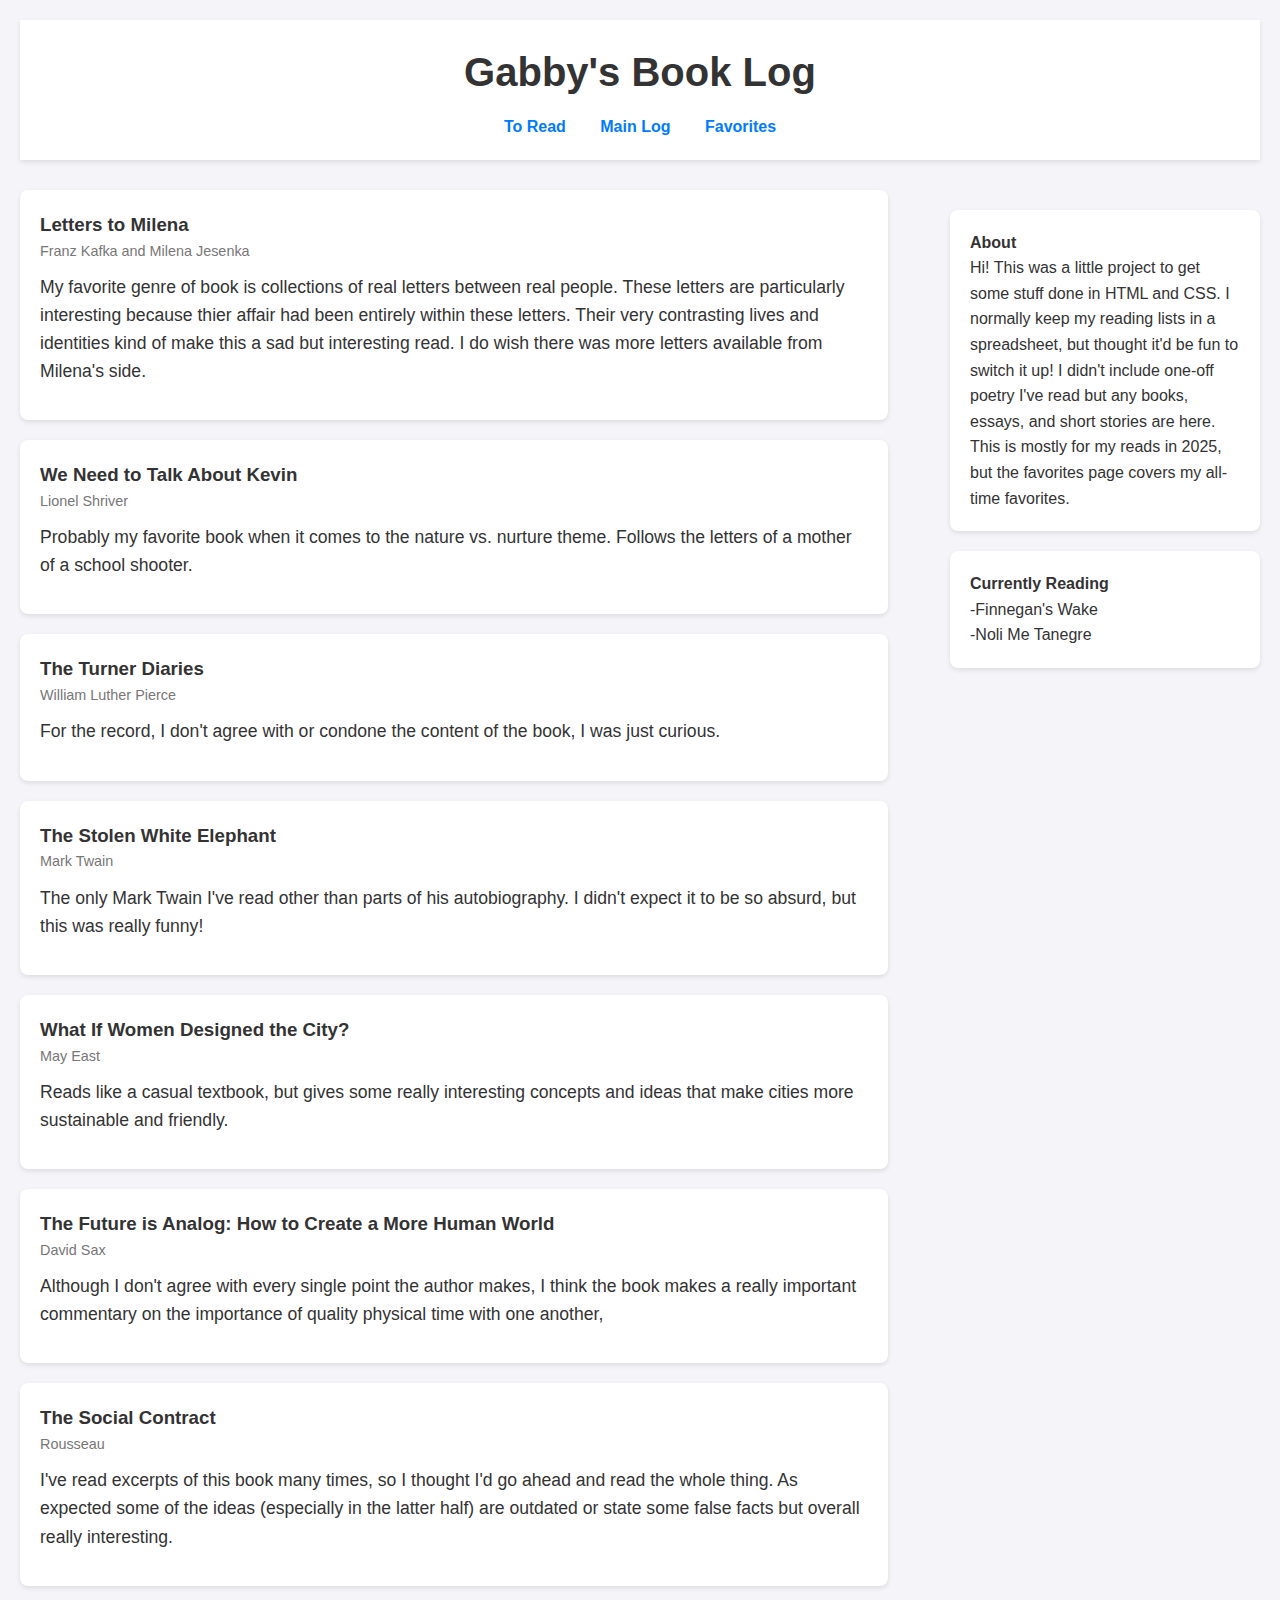
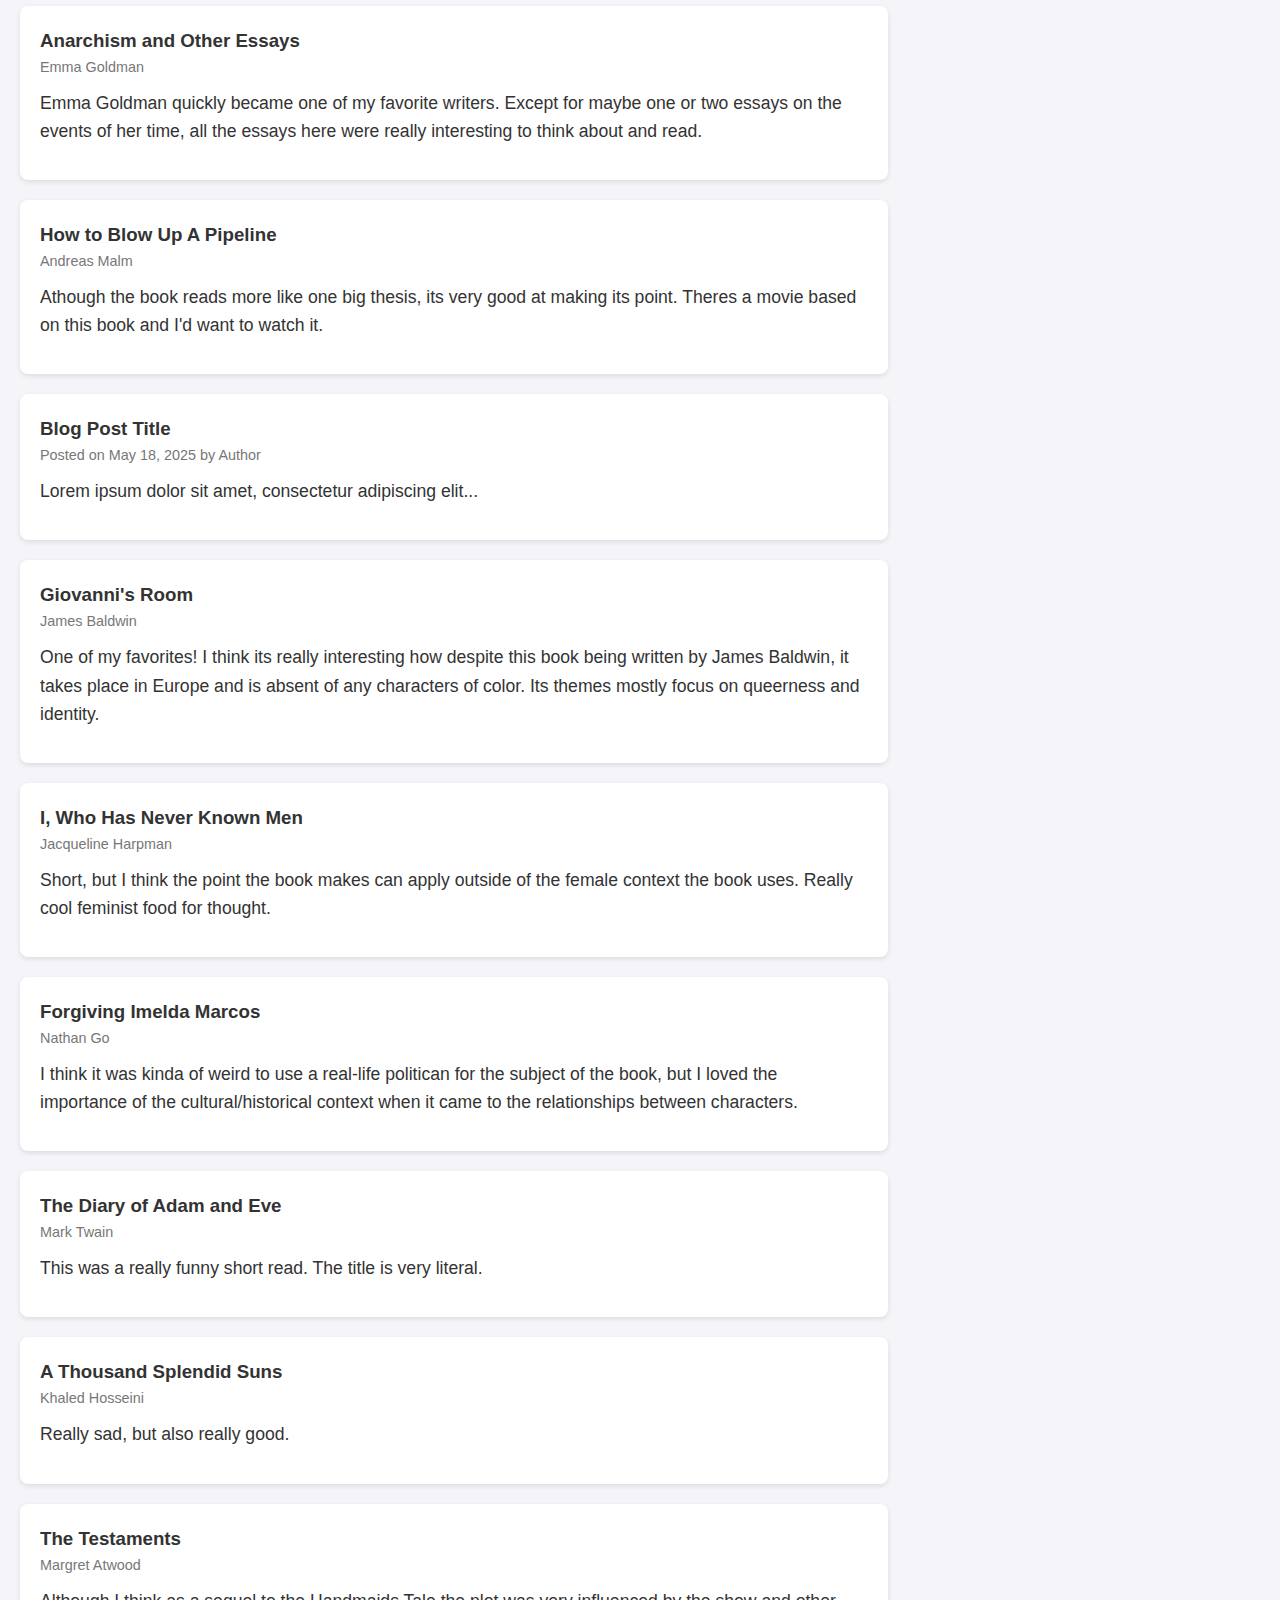
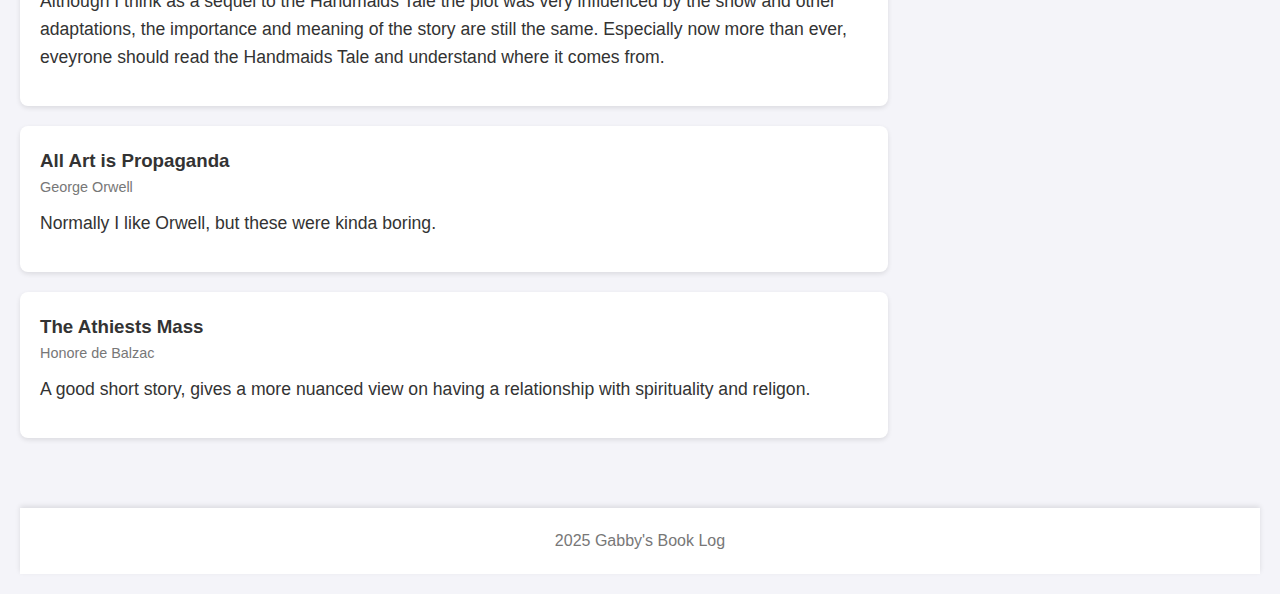
<file: index.html>
<!DOCTYPE html>
<html lang="en">
<head>
  <meta charset="UTF-8">
  <meta name="viewport" content="width=device-width, initial-scale=1.0">
  <meta name="description" content="Gabby's Book Log, 2025">
  <title>Gabby's Book Log</title>
  <link rel="stylesheet" href="styles.css">
</head>
<body>
  <header class="header">
    <h1>Gabby's Book Log</h1>
    <nav>
      <a href="list.html">To Read</a>
      <a href="index.html">Main Log</a>
      <a href="favorites.html">Favorites</a>
    </nav>
  </header>

  <main class="content">
    <section class="main-column">
        <!-- copy article for each book post-->

      <article class="post">
        <h3>Letters to Milena</h3>
        <p class="meta">Franz Kafka and Milena Jesenka</p>
        <p class="excerpt"> My favorite genre of book is collections of real letters between real people. These letters are particularly interesting because thier affair had been entirely within these letters. Their very contrasting lives and identities kind of make this a sad but interesting read. I do wish there was more letters available from Milena's side.</p>
      </article>
      
      <article class="post">
        <h3>We Need to Talk About Kevin</h3>
        <p class="meta">Lionel Shriver</p>
        <p class="excerpt"> Probably my favorite book when it comes to the nature vs. nurture theme. Follows the letters of a mother of a school shooter.</p>
      </article>

      <article class="post">
        <h3>The Turner Diaries</h3>
        <p class="meta">William Luther Pierce</p>
        <p class="excerpt"> For the record, I don't agree with or condone the content of the book, I was just curious.</p>
      </article>

      <article class="post">
        <h3>The Stolen White Elephant</h3>
        <p class="meta">Mark Twain</p>
        <p class="excerpt"> The only Mark Twain I've read other than parts of his autobiography. I didn't expect it to be so absurd, but this was really funny!</p>
      </article>

      <article class="post">
        <h3>What If Women Designed the City?</h3>
        <p class="meta">May East</p>
        <p class="excerpt"> Reads like a casual textbook, but gives some really interesting concepts and ideas that make cities more sustainable and friendly.</p>
      </article>
      
      <article class="post">
        <h3>The Future is Analog: How to Create a More Human World</h3>
        <p class="meta">David Sax</p>
        <p class="excerpt"> Although I don't agree with every single point the author makes, I think the book makes a really important commentary on the importance of quality physical time with one another,</p>
      </article>

      <article class="post">
        <h3>The Social Contract</h3>
        <p class="meta">Rousseau</p>
        <p class="excerpt">I've read excerpts of this book many times, so I thought I'd go ahead and read the whole thing. As expected some of the ideas (especially in the latter half) are outdated or state some false facts but overall really interesting. </p>
      </article>

      <article class="post">
        <h3>Anarchism and Other Essays</h3>
        <p class="meta">Emma Goldman</p>
        <p class="excerpt"> Emma Goldman quickly became one of my favorite writers. Except for maybe one or two essays on the events of her time, all the essays here were really interesting to think about and read.</p>
      </article>

      <article class="post">
        <h3>How to Blow Up A Pipeline</h3>
        <p class="meta">Andreas Malm</p>
        <p class="excerpt">Athough the book reads more like one big thesis, its very good at making its point. Theres a movie based on this book and I'd want to watch it.</p>
      </article>

      <article class="post">
        <h3>Blog Post Title</h3>
        <p class="meta">Posted on May 18, 2025 by Author</p>
        <p class="excerpt">Lorem ipsum dolor sit amet, consectetur adipiscing elit...</p>
      </article>   

      <article class="post">
        <h3>Giovanni's Room</h3>
        <p class="meta">James Baldwin</p>
        <p class="excerpt"> One of my favorites! I think its really interesting how despite this book being written by James Baldwin, it takes place in Europe and is absent of any characters of color. Its themes mostly focus on queerness and identity. </p>
      </article>  

      <article class="post">
        <h3>I, Who Has Never Known Men</h3>
        <p class="meta">Jacqueline Harpman</p>
        <p class="excerpt">Short, but I think the point the book makes can apply outside of the female context the book uses. Really cool feminist food for thought.</p>
      </article>  
      
      <article class="post">
        <h3>Forgiving Imelda Marcos</h3>
        <p class="meta">Nathan Go</p>
        <p class="excerpt">I think it was kinda of weird to use a real-life politican for the subject of the book, but I loved the importance of the cultural/historical context when it came to the relationships between characters.</p>
      </article>    

      <article class="post">
        <h3>The Diary of Adam and Eve</h3>
        <p class="meta">Mark Twain</p>
        <p class="excerpt">This was a really funny short read. The title is very literal.</p>
      </article>
      
      <article class="post">
        <h3>A Thousand Splendid Suns</h3>
        <p class="meta">Khaled Hosseini</p>
        <p class="excerpt">Really sad, but also really good.</p>
      </article>  

      <article class="post">
        <h3>The Testaments</h3>
        <p class="meta">Margret Atwood</p>
        <p class="excerpt">Although I think as a sequel to the Handmaids Tale the plot was very influenced by the show and other adaptations, the importance and meaning of the story are still the same. Especially now more than ever, eveyrone should read the Handmaids Tale and understand where it comes from.</p>
      </article> 

      <article class="post">
        <h3>All Art is Propaganda</h3>
        <p class="meta">George Orwell</p>
        <p class="excerpt">Normally I like Orwell, but these were kinda boring.</p>
      </article>  

      <article class="post">
        <h3>The Athiests Mass</h3>
        <p class="meta">Honore de Balzac</p>
        <p class="excerpt">A good short story, gives a more nuanced view on having a relationship with spirituality and religon.</p>
      </article>  

    </section>

    <aside class="sidebar">
        
      <section class="widget">
        <h4>About</h4>
        <p>Hi! This was a little project to get some stuff done in HTML and CSS. I normally keep my reading lists in a spreadsheet, but thought it'd be fun to switch it up! I didn't include one-off poetry I've read but any books, essays, and short stories are here. This is mostly for my reads in 2025, but the favorites page covers my all-time favorites.</p>
      </section>

      <section class="widget">
        <h4>Currently Reading</h4>
        <p> -Finnegan's Wake </p>
        <p> -Noli Me Tanegre</p>
      </section>
    </aside>
  </main>

  <footer class="footer">
    <p> 2025 Gabby's Book Log</p>
  </footer>
</body>
</html>
</file>
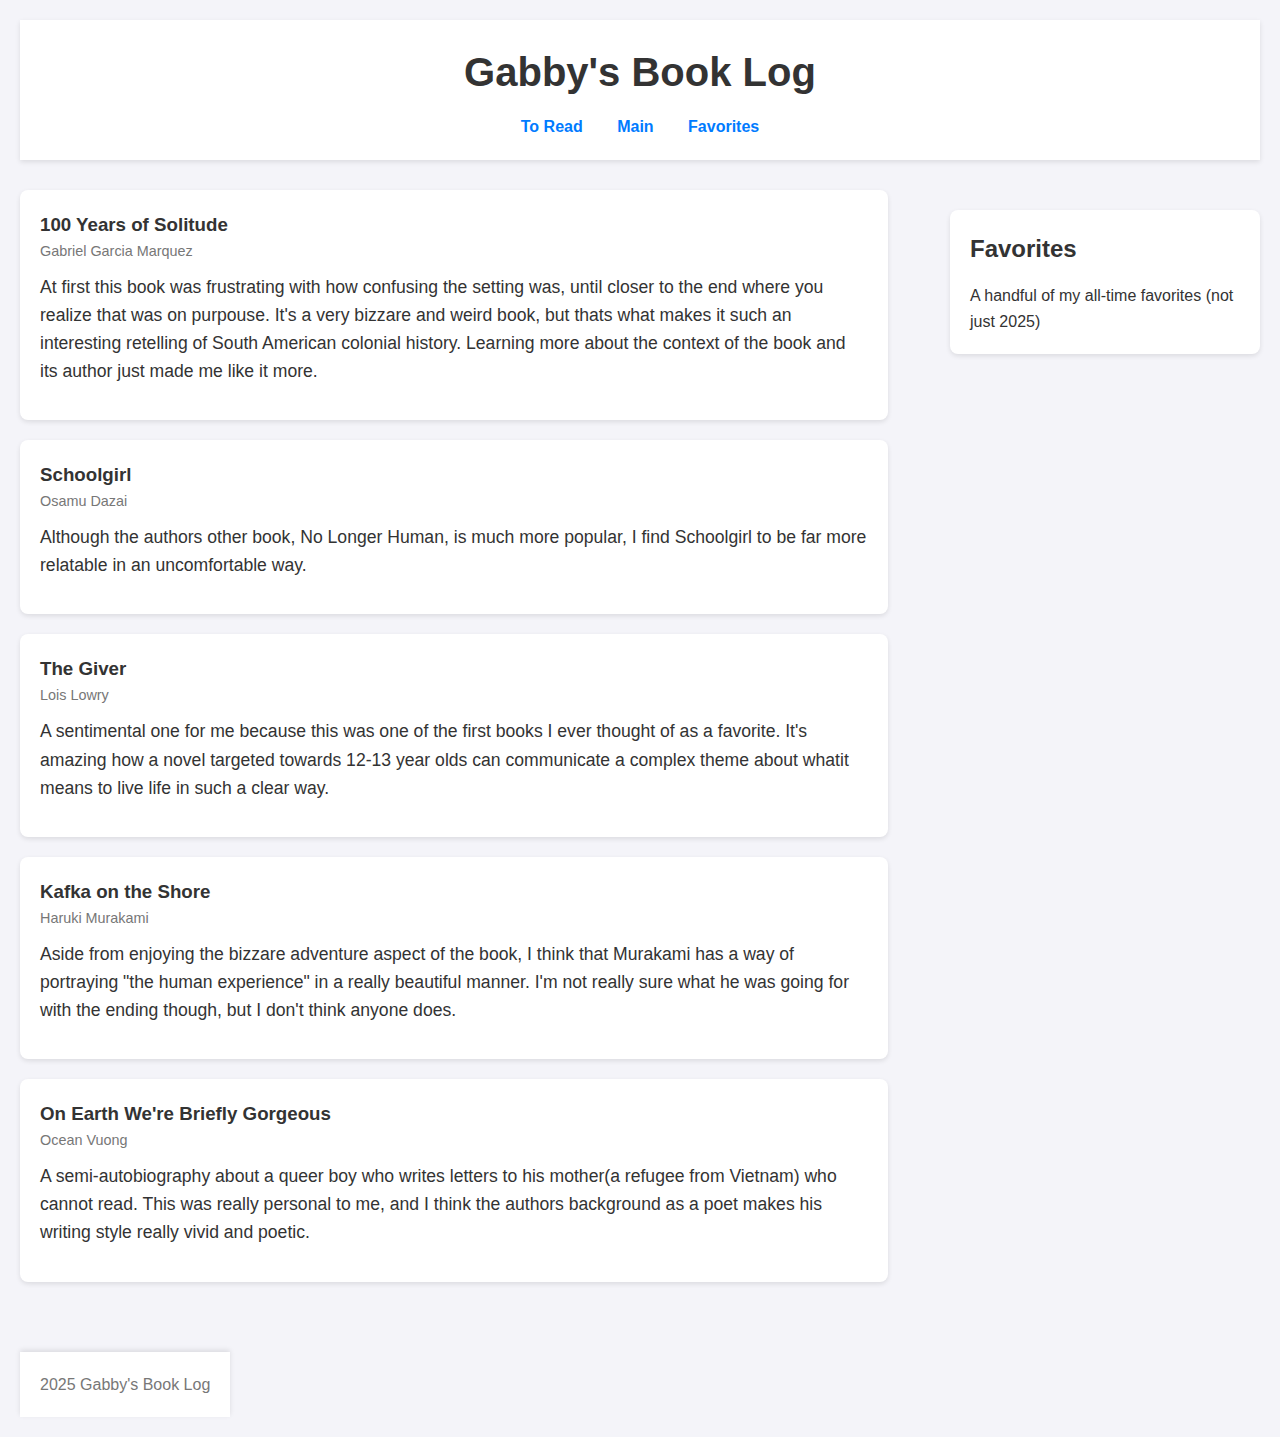
<file: favorites.html>
<!DOCTYPE html>
<html lang="en">
<head>
  <meta charset="UTF-8">
  <meta name="viewport" content="width=device-width, initial-scale=1.0">
  <title>To Read List - Gabby's Book Log</title>
  <link rel="stylesheet" href="styles.css">
</head>

<body>
  <header class="header">
    <h1>Gabby's Book Log</h1>
    <nav>
      <a href="list.html">To Read</a>
      <a href="index.html">Main</a>
      <a href="favorites.html">Favorites</a>
    </nav>
  </header>


  <main class="content">
    <section class="main-column">
        <!-- copy article for each book post-->
      <article class="post">
        <h3>100 Years of Solitude</h3>
        <p class="meta">Gabriel Garcia Marquez</p>
        <p class="excerpt">At first this book was frustrating with how confusing the setting was, until closer to the end where you realize that was on purpouse. It's a very bizzare and weird book, but thats what makes it such an interesting retelling of South American colonial history. Learning more about the context of the book and its author just made me like it more.</p>
      </article>

      <article class="post">
        <h3>Schoolgirl</h3>
        <p class="meta">Osamu Dazai</p>
        <p class="excerpt">Although the authors other book, No Longer Human, is much more popular, I find Schoolgirl to be far more relatable in an uncomfortable way.</p>
      </article>
      
      <article class="post">
        <h3>The Giver</h3>
        <p class="meta">Lois Lowry</p>
        <p class="excerpt">A sentimental one for me because this was one of the first books I ever thought of as a favorite. It's amazing how a novel targeted towards 12-13 year olds can communicate a complex theme about whatit means to live life in such a clear way.</p>
      </article>

      <article class="post">
        <h3>Kafka on the Shore</h3>
        <p class="meta"> Haruki Murakami </p>
        <p class="excerpt">Aside from enjoying the bizzare adventure aspect of the book, I think that Murakami has a way of portraying "the human experience" in a really beautiful manner. I'm not really sure what he was going for with the ending though, but I don't think anyone does.</p>
      </article>

    <article class="post">
        <h3>On Earth We're Briefly Gorgeous</h3>
        <p class="meta">Ocean Vuong</p>
        <p class="excerpt"> A semi-autobiography about a queer boy who writes letters to his mother(a refugee from Vietnam) who cannot read. This was really personal to me, and I think the authors background as a poet makes his writing style really vivid and poetic. </p>
      </article>

    </section>

    <aside class="sidebar">
        
      <section class="widget">
        <h3>Favorites</h3>
        <p>A handful of my all-time favorites (not just 2025)</p>
    </aside>

  <footer class="footer">
    <p> 2025 Gabby's Book Log</p>
  </footer>
<body>
</html>
</file>
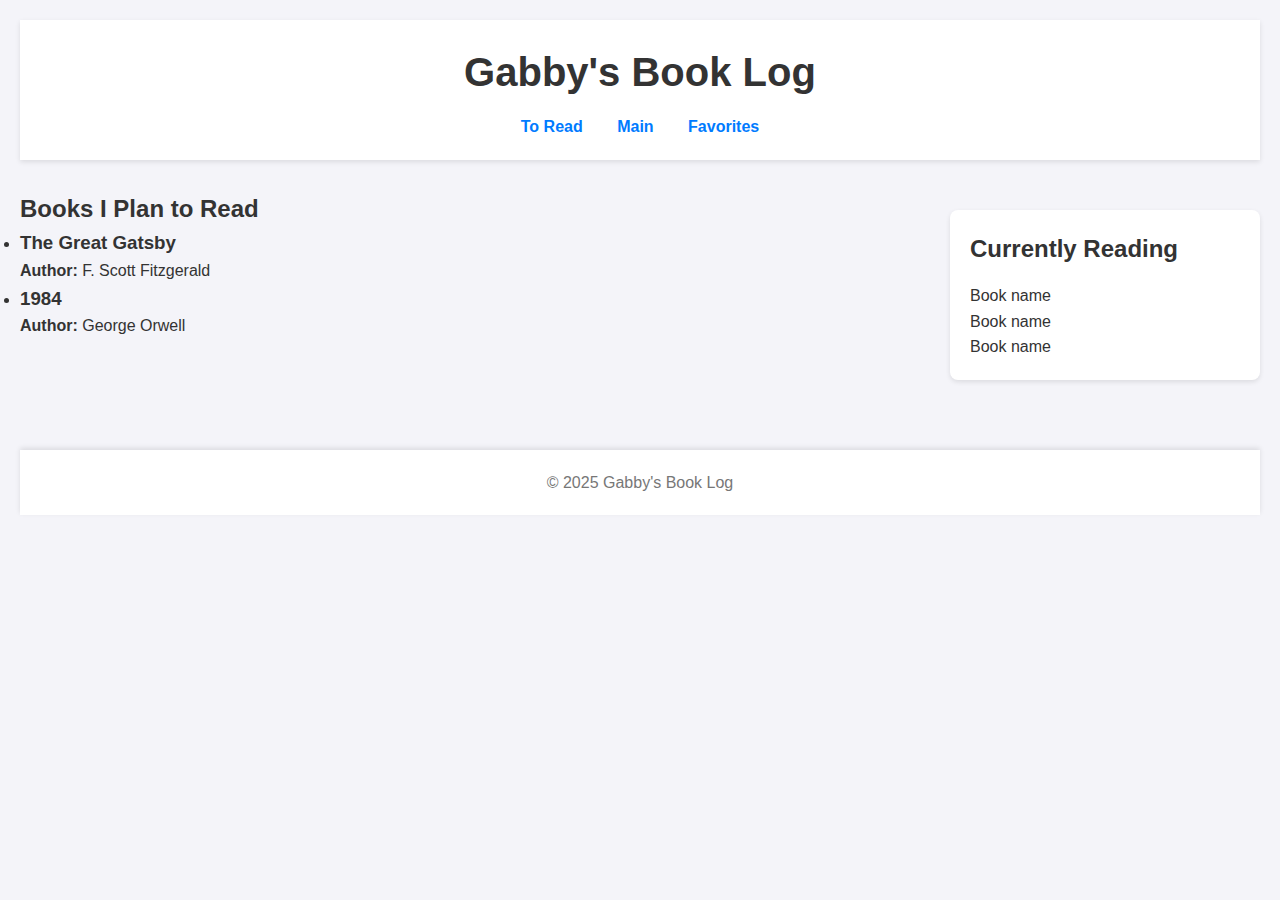
<file: list.html>
<!DOCTYPE html>
<html lang="en">
<head>
  <meta charset="UTF-8">
  <meta name="viewport" content="width=device-width, initial-scale=1.0">
  <title>To Read List - Gabby's Book Log</title>
  <link rel="stylesheet" href="styles.css">
</head>
<body>
  <header class="header">
    <h1>Gabby's Book Log</h1>
    <nav>
      <a href="list.html">To Read</a>
      <a href="index.html">Main</a>
      <a href="favorites.html">Favorites</a>
    </nav>
  </header>

  <main class="content">
    <section class="main-column">
      <h2>Books I Plan to Read</h2>
      <ul class="book-list">

        <li>
          <h3>The Great Gatsby</h3>
          <p><strong>Author:</strong> F. Scott Fitzgerald</p>
        </li>

        <li>
          <h3>1984</h3>
          <p><strong>Author:</strong> George Orwell</p>
        </li>

      </ul>
    </section>

    <aside class="sidebar">
      <section class="widget">
        <h3>Currently Reading</h3>
        <p>Book name</p>
        <p>Book name</p>
        <p>Book name</p>
      </section>
    </aside>
  </main>

  <footer class="footer">
    <p>&copy; 2025 Gabby's Book Log</p>
  </footer>
</body>
</html>
</file>
<file: styles.css>
/* Reset some default styles */
* {
  margin: 0;
  padding: 0;
  box-sizing: border-box;
}

/* Body and general layout */
body {
  font-family: 'Arial', sans-serif;
  background-color: #f4f4f9;
  color: #333;
  line-height: 1.6;
  padding: 20px;
}

/* Header styles */
.header {
  background-color: #fff;
  padding: 20px;
  text-align: center;
  box-shadow: 0 2px 5px rgba(0, 0, 0, 0.1);
}

.header h1 {
  font-size: 2.5rem;
  color: #333;
}

.header nav {
  margin-top: 10px;
}

.header nav a {
  margin: 0 15px;
  text-decoration: none;
  color: #007bff;
  font-weight: bold;
}

.header nav a:hover {
  text-decoration: underline;
}

/* Main content area */
.content {
  display: flex;
  flex-wrap: wrap;
  justify-content: space-between;
  margin-top: 30px;
}

/* Main column (blog posts) */
.main-column {
  flex: 0 0 70%;
}

.post {
  background-color: #fff;
  padding: 20px;
  margin-bottom: 20px;
  border-radius: 8px;
  box-shadow: 0 2px 5px rgba(0, 0, 0, 0.1);
}

.post h2 {
  font-size: 2rem;
  color: #333;
}

.post .meta {
  font-size: 0.9rem;
  color: #777;
  margin-bottom: 10px;
}

.post .image-placeholder {
  background-color: #ddd;
  width: 100%;
  height: 200px;
  margin-bottom: 15px;
  text-align: center;
  line-height: 200px;
  color: #fff;
  font-weight: bold;
}

.post .excerpt {
  font-size: 1.1rem;
  margin-bottom: 15px;
}

.post .read-more {
  text-decoration: none;
  color: #007bff;
  font-weight: bold;
}

.post .read-more:hover {
  text-decoration: underline;
}

/* Sidebar styles */
.sidebar {
  flex: 0 0 25%;
  margin-top: 20px;
}

.widget {
  background-color: #fff;
  padding: 20px;
  margin-bottom: 20px;
  border-radius: 8px;
  box-shadow: 0 2px 5px rgba(0, 0, 0, 0.1);
}

.widget h3 {
  font-size: 1.5rem;
  color: #333;
  margin-bottom: 15px;
}

.widget ul {
  list-style: none;
}

.widget ul li {
  margin-bottom: 10px;
}

.widget ul li a {
  text-decoration: none;
  color: #007bff;
}

.widget ul li a:hover {
  text-decoration: underline;
}

/* Footer styles */
.footer {
  text-align: center;
  margin-top: 50px;
  padding: 20px;
  background-color: #fff;
  box-shadow: 0 -2px 5px rgba(0, 0, 0, 0.1);
}

.footer p {
  font-size: 1rem;
  color: #777;
}

/* Responsive design */
@media (max-width: 768px) {
  .content {
    flex-direction: column;
  }

  .main-column,
  .sidebar {
    flex: 0 0 100%;
  }
}
</file>
